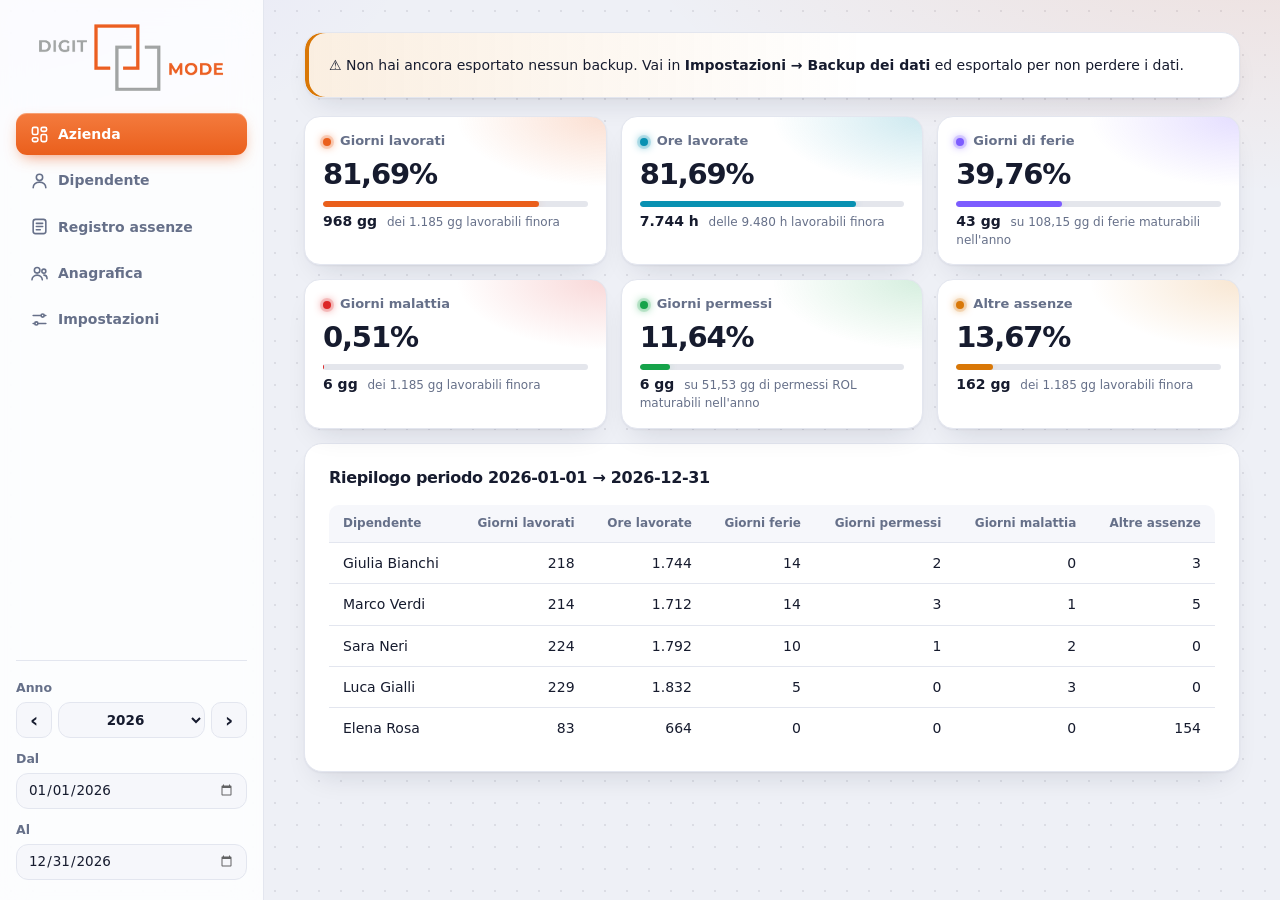
<file: index.html>
<!DOCTYPE html>
<html lang="it"><head><meta charset="utf-8">
<meta name="viewport" content="width=device-width, initial-scale=1, viewport-fit=cover">
<meta name="color-scheme" content="light dark"><meta name="theme-color" content="#ea5f1c">
<meta name="mobile-web-app-capable" content="yes"><meta name="apple-mobile-web-app-capable" content="yes"><meta name="apple-mobile-web-app-title" content="Presenze"><meta name="format-detection" content="telephone=no">
<title>Digitmode – Presenze</title>
<script>(function(){function show(m){var a=document.getElementById('app');if(!a)return document.addEventListener('DOMContentLoaded',function(){show(m)});a.innerHTML='<div class="card warn"><h2>L\'app non riesce a partire</h2><p class="mu"></p></div>';a.querySelector('p').textContent=m}addEventListener('error',function(e){var t=e.target;if(t&&t.tagName){if(t.tagName!=='SCRIPT'&&t.tagName!=='LINK')return;show('Non riesco a caricare "'+String(t.src||t.href).split('/').pop()+'". Tieni index.html, style.css, script.js e logo.png nella stessa cartella con questi nomi esatti, oppure apri Digitmode.html (file unico).')}else show('Errore: '+e.message)},true)})()</script>
<link rel="stylesheet" href="style.css"></head><body>
<header><h1 class="brand"><img src="logo.png" alt="Digitmode"></h1>
<nav><button data-v="az">Azienda</button><button data-v="dip">Dipendente</button><button data-v="reg">Registro assenze</button><button data-v="anag">Anagrafica</button><button data-v="imp">Impostazioni</button></nav>
<div class="row"><div class="yl"><span>Anno</span><div class="ys"><button type="button" id="yp" aria-label="Anno precedente" title="Anno precedente">‹</button><select id="yr" aria-label="Anno"></select><button type="button" id="yn" aria-label="Anno successivo" title="Anno successivo">›</button></div></div><label>Dal<input type="date" id="pf"></label><label>Al<input type="date" id="pt"></label></div></header>
<main id="app"></main>
<noscript><div style="padding:20px;font:16px sans-serif">Per usare l'app serve JavaScript attivo nel browser.</div></noscript>
<div id="print"></div>
<script src="script.js" defer></script></body></html>
</file>
<file: style.css>
:root{--bg:#eef0f6;--card:#fff;--tx:#161b2e;--mu:#667089;--bd:#e3e6ef;--hv:#f6f7fb;--ac:#ea5f1c;--ok:#16a34a;--ko:#dc2626;--vi:#7c5cff;--cy:#0891b2;--am:#d97706;--we:#cdd2e0;--hd:rgba(255,255,255,.82);--dot:rgba(22,27,46,.09);--sh:0 1px 2px rgba(20,27,50,.05),0 14px 30px -14px rgba(20,27,50,.16);--ring:0 0 0 3px rgba(234,95,28,.22);color-scheme:light;box-sizing:border-box;padding-top:env(safe-area-inset-top,0px);padding-bottom:env(safe-area-inset-bottom,0px)}
@media(prefers-color-scheme:dark){:root:not([data-theme="light"]){--bg:#0d111e;--card:#161b2d;--tx:#e9ecf6;--mu:#8d95ab;--bd:#252b40;--hv:#1c2236;--we:#363f5c;--hd:rgba(22,27,45,.82);--dot:rgba(255,255,255,.07);--sh:0 1px 2px rgba(0,0,0,.3),0 14px 30px -14px rgba(0,0,0,.6);color-scheme:dark}}
:root[data-theme="dark"]{--bg:#0d111e;--card:#161b2d;--tx:#e9ecf6;--mu:#8d95ab;--bd:#252b40;--hv:#1c2236;--we:#363f5c;--hd:rgba(22,27,45,.82);--dot:rgba(255,255,255,.07);--sh:0 1px 2px rgba(0,0,0,.3),0 14px 30px -14px rgba(0,0,0,.6);color-scheme:dark}
html{scroll-padding-top:env(safe-area-inset-top,0px)}*{box-sizing:border-box}
::selection{background:rgba(234,95,28,.28)}
body{margin:0;color:var(--tx);font:14px/1.45 Inter,"Segoe UI Variable Text","SF Pro Text",system-ui,-apple-system,"Segoe UI",sans-serif;font-variant-numeric:tabular-nums;-webkit-font-smoothing:antialiased;background:radial-gradient(1000px 420px at 100% -80px,rgba(234,95,28,.12),transparent 65%),radial-gradient(800px 380px at -5% -60px,rgba(124,92,255,.09),transparent 60%),radial-gradient(var(--dot) 1px,transparent 1.2px) 0 0/22px 22px,var(--bg);background-attachment:fixed}
:focus-visible{outline:2px solid var(--ac);outline-offset:2px}

/* header */
header{position:sticky;top:env(safe-area-inset-top,0px);z-index:5;display:flex;flex-wrap:wrap;gap:10px 20px;align-items:center;padding:18px 22px;background:var(--hd);-webkit-backdrop-filter:saturate(1.6) blur(16px);backdrop-filter:saturate(1.6) blur(16px);border-bottom:1px solid var(--bd)}
header::after{content:"";position:absolute;left:0;right:0;bottom:-1px;height:2px;background:linear-gradient(90deg,var(--ac),var(--vi) 55%,var(--cy))}
.brand{display:flex;align-items:center;gap:10px;margin:0;font-size:20px;font-weight:800;letter-spacing:-.03em;cursor:pointer}.brand img{height:68px;width:auto;display:block;margin:-10px 0}
nav{display:flex;gap:2px;flex-wrap:wrap;background:var(--hv);border:1px solid var(--bd);padding:3px;border-radius:13px;margin-right:auto}
nav button{border:0;background:none;color:var(--mu);padding:9px 15px;border-radius:10px;font:inherit;font-weight:600;cursor:pointer;transition:background .18s,color .18s,box-shadow .18s}
nav button:hover{color:var(--tx);background:var(--card)}
nav button.on{background:linear-gradient(180deg,#f47b3e,var(--ac));color:#fff;box-shadow:0 6px 16px -6px rgba(234,95,28,.75),inset 0 1px 0 rgba(255,255,255,.28)}
header .row{gap:10px}header label{flex-direction:row;align-items:center;gap:8px}
main{max-width:1500px;margin:0 auto;padding:20px 22px 40px}

/* card */
.card{background:var(--card);border:1px solid var(--bd);border-radius:16px;padding:16px 18px;margin-bottom:14px;box-shadow:var(--sh)}
h2{font-size:15px;font-weight:750;margin:0 0 12px;letter-spacing:-.015em}
.row{display:flex;flex-wrap:wrap;gap:12px;align-items:flex-end}
.card>.row+h2{margin-top:22px}.card>.row+.row{margin-top:16px}.card>.row+.mu{margin-top:14px}
.mh{justify-content:space-between;align-items:center;margin-bottom:12px}.mh h2{margin:0}.mh label{flex-direction:row;align-items:center;gap:8px}
.rr{display:flex;flex-wrap:wrap;align-items:center;gap:8px 10px;padding:12px 0;border-bottom:1px solid var(--bd)}.rr:first-of-type{padding-top:4px}
.rr>b{width:92px;font-weight:650}.rr>span{color:var(--mu);font-size:13px}.rr .sep{margin-left:14px;font-weight:600}.rr .mu{margin:0 0 0 8px;color:var(--tx);font-weight:650}
.rr+h2{margin-top:22px}
@media(min-width:701px){.rr{display:grid;grid-template-columns:120px 92px 56px 88px 92px 40px 1fr;gap:0 10px}.rr .sep{margin-left:0}.rr>b{width:auto;white-space:nowrap}}
.warn{border-left:4px solid var(--am);background:linear-gradient(90deg,rgba(217,119,6,.12),transparent 60%),var(--card)}

/* form */
label{display:flex;flex-direction:column;gap:5px;font-size:12.5px;font-weight:600;color:var(--mu)}
input,select{height:36px;padding:0 11px;border:1px solid var(--bd);border-radius:10px;background:var(--hv);color:var(--tx);font:inherit;font-size:13.5px;font-weight:500;font-variant-numeric:tabular-nums;transition:border-color .15s,box-shadow .15s,background .15s}
input:hover,select:hover{border-color:#c9cedd}
input:focus,select:focus{outline:0;border-color:var(--ac);box-shadow:var(--ring);background:var(--card)}
input[type=date]::-webkit-calendar-picker-indicator{cursor:pointer;opacity:.6}
input[type=file]{height:auto;padding:5px;max-width:100%}
input[type=file]::file-selector-button{margin-right:10px;border:0;border-radius:7px;padding:6px 12px;background:var(--mu);color:#fff;font:inherit;font-weight:600;cursor:pointer}
.form{display:grid;gap:10px}.form input{width:100%}.form .btn{justify-self:start;margin-top:4px}

/* buttons */
.btn{background:linear-gradient(180deg,#f47b3e,var(--ac));color:#fff;border:0;height:36px;padding:0 18px;border-radius:10px;font:inherit;font-weight:650;cursor:pointer;box-shadow:0 8px 18px -8px rgba(234,95,28,.8),inset 0 1px 0 rgba(255,255,255,.28);transition:transform .15s,box-shadow .15s,filter .15s}
.btn:hover{filter:brightness(1.07);transform:translateY(-1px);box-shadow:0 12px 22px -8px rgba(234,95,28,.85),inset 0 1px 0 rgba(255,255,255,.28)}
.btn:active{transform:none;filter:brightness(.96)}
.btn.g{background:none;color:var(--ko);height:auto;padding:4px 10px;box-shadow:none;font-weight:600}
.btn.g:hover{background:rgba(220,38,38,.1);filter:none;transform:none;box-shadow:none}

/* tables */
.tw{overflow-x:auto;scrollbar-width:thin}table{width:100%;border-collapse:collapse}
th,td{padding:10px 14px;text-align:right;border-bottom:1px solid var(--bd);white-space:nowrap}
th:first-child,td:first-child{text-align:left}
th{font-size:12px;color:var(--mu);font-weight:650;background:var(--hv)}
th:first-child{border-top-left-radius:10px}th:last-child{border-top-right-radius:10px}
tr:hover td{background:var(--hv)}tr:last-child td{border-bottom:0}
.neg{color:var(--ko);font-weight:650}.pos{color:var(--ok);font-weight:650}.mu{color:var(--mu);font-size:12.5px;margin:8px 0 0}

/* indicatori */
.kp{display:grid;grid-template-columns:repeat(auto-fit,minmax(190px,1fr));gap:14px;margin-bottom:14px}
.kp div{--k:var(--ac);--kg:rgba(234,95,28,.2);background:radial-gradient(150px 70px at 100% 0,var(--kg),transparent),var(--card);border:1px solid var(--bd);border-radius:16px;padding:14px 18px 16px;box-shadow:var(--sh)}
.kp div:nth-child(2){--k:var(--cy);--kg:rgba(8,145,178,.2)}.kp div:nth-child(3){--k:var(--vi);--kg:rgba(124,92,255,.2)}.kp div:nth-child(4){--k:var(--ko);--kg:rgba(220,38,38,.18)}.kp div:nth-child(5){--k:var(--ok);--kg:rgba(22,163,74,.18)}
.kp span{display:flex;align-items:center;gap:9px;font-size:12.5px;font-weight:600;color:var(--mu)}
.kp span::before{content:"";width:8px;height:8px;border-radius:50%;background:var(--k);box-shadow:0 0 0 3px var(--kg),0 0 10px var(--k)}
.kp b{display:block;margin-top:8px;font-size:32px;font-weight:750;line-height:1.1;letter-spacing:-.035em}

/* stati presenza */
.c-P{--c:#16a34a}.c-F{--c:#7c5cff}.c-R,.c-X{--c:#0891b2}.c-M{--c:#dc2626}.c-MA,.c-L,.c-I,.c-A{--c:#d97706}.c-H{--c:#db2777}
.c-P,.c-F,.c-R,.c-X,.c-M,.c-MA,.c-L,.c-I,.c-A,.c-H{color:#fff;background:var(--c);box-shadow:inset 0 1px 0 rgba(255,255,255,.22),0 2px 6px -2px var(--c)}
.lg{display:flex;flex-wrap:wrap;gap:8px;font-size:12px;font-weight:600;margin-bottom:6px}.lg span{padding:3px 11px;border-radius:99px}

/* quadro annuale */
.gr{border-collapse:separate;border-spacing:3px;margin-top:8px}
.gr th,.gr td{padding:0;min-width:27px;height:27px;text-align:center;font-size:11px;font-weight:700;border:0;border-radius:8px;background:none}
.gr th{height:auto;padding:4px 0;border-radius:0;color:var(--mu)}
.gr td:first-child,.gr th:first-child{text-align:left;padding:0 12px 0 4px;position:sticky;left:0;z-index:1;background:var(--card);white-space:nowrap;font-size:12.5px;font-weight:650;border-radius:0}
.gr td.e{background:var(--hv);box-shadow:inset 0 0 0 1px var(--bd)}
.gr td.we{background:var(--we);box-shadow:inset 0 0 0 1px rgba(22,27,46,.06)}
.gr td.x{background:none}
.gr tr:hover td.e{background:var(--bd)}
.gr td[class^=c-]{cursor:default;color:#fff;background:var(--c);box-shadow:inset 0 1px 0 rgba(255,255,255,.22),0 2px 6px -2px var(--c)}

/* layout */
.two{display:grid;grid-template-columns:minmax(260px,380px) 1fr;gap:14px;align-items:start}.two .card{margin-bottom:0}
#print{display:none}
@media(max-width:800px){.two{grid-template-columns:1fr}}

@media(prefers-reduced-motion:reduce){*{transition:none!important}}
@page{size:A4;margin:0}
@media print{
html,body{background:#fff!important;margin:0}
body>header,body>main{display:none}
#print{display:block;color:#111;font-size:15px;-webkit-print-color-adjust:exact;print-color-adjust:exact}
.pg{box-sizing:border-box;min-height:295mm;padding:14mm 15mm 12mm;display:flex;flex-direction:column;page-break-after:always;break-after:page}
.pg:last-child{page-break-after:auto;break-after:auto}
.ph{display:flex;align-items:center;justify-content:space-between;gap:18px;padding-bottom:16px;margin-bottom:16px;border-bottom:1px solid #e3e6ef}
.ph img{display:block;height:102px;width:auto;margin:-22px 0 -22px -11px;flex:none}
.pt{text-align:right}
.pg h2{margin:0;font-size:21px;letter-spacing:-.02em;color:#161b2e}
.pt .sub{display:inline-block;margin-top:7px;padding:4px 13px;border-radius:99px;background:#fff1e8;color:#c2410c;font-weight:700;font-size:12.5px}
.emp{display:grid;grid-template-columns:1.7fr 1fr 1fr;background:#f6f7fb;border:1px solid #e3e6ef;border-radius:14px;padding:14px 4px 14px 18px;margin-bottom:12px}
.emp>div{display:flex;flex-direction:column;gap:4px}
.emp>div+div{border-left:1px solid #dfe3ee;padding-left:18px}
.emp small{font-size:10px;text-transform:uppercase;letter-spacing:.09em;color:#667089;font-weight:700}
.emp b{font-size:16px;color:#161b2e}
.pk{display:grid;grid-template-columns:repeat(4,1fr);gap:10px;margin-bottom:4px}
.pk>div{border:1px solid #e3e6ef;border-top:3px solid var(--c);border-radius:12px;padding:10px 13px 11px;background:#fff}
.pk small{display:block;font-size:10px;text-transform:uppercase;letter-spacing:.07em;color:#667089;font-weight:700}
.pk b{display:block;margin-top:5px;font-size:23px;letter-spacing:-.03em;color:#161b2e}
.pg h3{display:flex;align-items:center;gap:9px;margin:20px 0 9px;font-size:12.5px;text-transform:uppercase;letter-spacing:.09em;color:#161b2e}
.pg h3::before{content:"";width:4px;height:15px;border-radius:2px;background:#ea5f1c}
.pg table{width:100%;border-collapse:separate;border-spacing:0;table-layout:auto}
.pg th,.pg td{border:0;border-bottom:1px solid #e9ecf4;padding:9px 12px;color:#161b2e;text-align:right;background:none;border-radius:0;white-space:normal;font-size:13px}
.pg th{background:#f1f3f9;color:#667089;font-size:10px;text-transform:uppercase;letter-spacing:.06em;font-weight:700;border-bottom:0}
.pg th:first-child{border-radius:10px 0 0 10px}.pg th:last-child{border-radius:0 10px 10px 0}
.pg th:first-child,.pg td:first-child{text-align:left;white-space:nowrap}
.pg td:first-child{font-weight:600}
.pg tr:last-child td{border-bottom:0}
.pg td b{display:inline-block;padding:2px 10px;border-radius:99px;background:#fff1e8;color:#c2410c}
.dt{display:inline-block;width:9px;height:9px;border-radius:50%;margin-right:9px}
.pg tr.tt td{background:#fff4ed;color:#9a3412;font-weight:700}
.pg tr.tt td:first-child{border-radius:10px 0 0 10px}.pg tr.tt td:last-child{border-radius:0 10px 10px 0}
.pf{margin-top:auto;padding-top:14px;display:flex;justify-content:space-between;border-top:1px solid #e9ecf4;font-size:10.5px;color:#8a93a8}
.pg small{font-size:10px}}
/* tabella Maturazione */
.mtw{border:1px solid var(--bd);border-radius:12px}
.mt{table-layout:fixed;min-width:760px}.mt.md{min-width:720px}
.mt col.c1{width:210px}.mt.md col.c1{width:140px}
.mt th,.mt td{text-align:center;padding:10px 8px;border-radius:0;border-bottom:1px solid var(--bd);border-right:1px solid var(--bd);white-space:normal;background:var(--card)}
.mt th{font-size:12px;font-weight:650;color:var(--mu);background:var(--hv)}
.mt .mn,.mt td.mn{text-align:left;padding-left:16px;position:sticky;left:0;z-index:1}
.mt .ge{border-right:2px solid color-mix(in srgb,var(--mu) 35%,var(--card))}
.mt tr>:last-child{border-right:0}.mt tbody tr:last-child>*{border-bottom:0}
.mt .gF{--gc:var(--vi)}.mt .gR{--gc:var(--cy)}.mt .gX{--gc:var(--am)}
.mt thead :is(th.gF,th.gR,th.gX){background:color-mix(in srgb,var(--gc) 10%,var(--card))}
.mt thead tr:first-child :is(th.gF,th.gR,th.gX){color:var(--tx);font-size:13px;box-shadow:inset 0 3px 0 var(--gc)}
.mt td.mn:is(.gF,.gR,.gX){box-shadow:inset 4px 0 0 var(--gc);font-weight:650}
.mt tr.cur td{background:color-mix(in srgb,var(--ac) 12%,var(--card))}.mt tr.fut td{color:var(--mu)}.mt tr.fut td.pos,.mt tr.fut td.neg{opacity:.75}
.mt tr.r0 td,.mt tr.tt td{background:var(--hv);color:var(--mu)}.mt tr.tt td{border-top:2px solid var(--bd)}
.btn.xl{background:linear-gradient(180deg,#26b862,#16a34a);box-shadow:0 8px 18px -8px rgba(22,163,74,.8),inset 0 1px 0 rgba(255,255,255,.28)}.btn.xl:hover{box-shadow:0 12px 22px -8px rgba(22,163,74,.85),inset 0 1px 0 rgba(255,255,255,.28)}

.dl{display:grid;grid-template-columns:1fr;gap:16px}.dlc{display:flex;flex-direction:column;gap:12px}.dlc select{width:100%}.dlc .btn{width:100%;height:40px}.fmt{position:fixed;inset:0;z-index:100;display:flex;align-items:center;justify-content:center;padding:20px;background:rgba(22,27,46,.45);-webkit-backdrop-filter:blur(3px);backdrop-filter:blur(3px)}.fmtb{background:var(--card);color:var(--tx);border:1px solid var(--bd);border-radius:16px;box-shadow:var(--sh);padding:22px;width:100%;max-width:340px;display:flex;flex-direction:column;gap:12px;text-align:center}.fmtb h4{margin:0;font-size:17px}.fmtb p{margin:0;color:var(--mu)}.fmtr{display:grid;grid-template-columns:1fr 1fr;gap:10px}.fmtb .btn{width:100%;height:42px;margin:0}.fmtb .btn.c{background:none;box-shadow:none;color:var(--mu);height:auto;padding:6px}@media print{.fmt{display:none!important}}
@media(max-width:640px){.dl{grid-template-columns:1fr}}

/* ===== MOBILE / TOUCH ===== */
html{-webkit-text-size-adjust:100%;text-size-adjust:100%}
body{-webkit-tap-highlight-color:transparent}
button,select,input,label{touch-action:manipulation}
.tw{-webkit-overflow-scrolling:touch;overscroll-behavior-x:contain}
@media(hover:none){.btn:hover{transform:none;filter:none}nav button:not(.on):hover{background:none;color:var(--mu)}.btn.g:hover{background:none}tr:hover td{background:none}}
@media screen and (max-height:500px){header{position:relative;top:auto}.brand img{height:40px;margin:0}}
@media screen and (max-width:700px){
:root{padding-left:env(safe-area-inset-left,0px);padding-right:env(safe-area-inset-right,0px)}
header{position:relative;top:auto;padding:10px 12px 12px;gap:8px;-webkit-backdrop-filter:none;backdrop-filter:none}
.brand img{height:36px;margin:0}
header{display:grid;grid-template-columns:minmax(0,1fr) minmax(0,1fr);gap:8px;align-items:end}
header .brand{align-self:center;justify-self:center;min-width:0}header .row{display:contents}
header label{flex-direction:column;align-items:stretch;gap:3px;min-width:0}
header input,header select{width:100%;min-width:0}
main{padding:12px 12px calc(88px + env(safe-area-inset-bottom,0px))}
/* barra di navigazione in basso */
nav{position:fixed;left:0;right:0;bottom:0;z-index:30;display:grid;grid-template-columns:repeat(5,1fr);gap:2px;width:auto;margin:0;border-radius:0;border-width:1px 0 0;overflow:visible;background:var(--card);padding:6px calc(6px + env(safe-area-inset-right,0px)) calc(6px + env(safe-area-inset-bottom,0px)) calc(6px + env(safe-area-inset-left,0px));box-shadow:0 -6px 20px -10px rgba(20,27,50,.28)}
nav button{display:flex;flex-direction:column;align-items:center;justify-content:center;gap:3px;min-width:0;padding:7px 0;font-size:10.5px;letter-spacing:-.02em;border-radius:12px;white-space:nowrap}
nav button::before{font-size:19px;line-height:1}
nav button[data-v=az]::before{content:"\1F3E2"}nav button[data-v=dip]::before{content:"\1F464"}nav button[data-v=reg]::before{content:"\1F4DD"}nav button[data-v=anag]::before{content:"\1F465"}nav button[data-v=imp]::before{content:"\2699\FE0F"}
/* campi e pulsanti a misura di dito (16px evita lo zoom automatico su iPhone) */
input,select{height:44px;font-size:16px;border-radius:12px}
input[type=date]{min-width:0;max-width:100%}
input[type=file]{height:auto;font-size:14px;width:100%}
.btn{height:44px;font-size:15px}.btn.g{height:auto;min-height:40px;padding:8px 12px}
.card{padding:14px;border-radius:14px}
.card.row>label,.card>.row:not(.mh)>label{flex:1 1 calc(50% - 6px);min-width:0}
.card.row>label,.card>.row:not(.mh)>label:nth-child(-n+2){flex-basis:100%}
.card.row select,.card>.row input,.card>.row select{width:100%!important}
.card>.row>.btn{flex:1 1 100%}.form .btn{justify-self:stretch}
.mh label{flex:0 1 55%}.mh select{width:100%}
/* indicatori */
.kp{grid-template-columns:1fr 1fr;gap:10px}.kp div{padding:12px 14px}.kp b{font-size:24px}.kp span{font-size:12px}.kp div:nth-child(5):last-child{grid-column:1/-1}
/* tabelle */
th,td{padding:9px 10px}
.mt{min-width:620px}.mt.md{min-width:640px}.mt col.c1,.mt.md col.c1{width:104px}
.mt th,.mt td{padding:9px 5px;font-size:12.5px}.mt .mn,.mt td.mn{padding-left:8px}
.rr>b{width:100%}
/* elenchi a schede (Azienda, Anagrafica) */
.rs,.rs tbody,.rs tr,.rs td{display:block;width:100%}
.rs tr:first-child{display:none}
.rs tr{border:1px solid var(--bd);border-radius:12px;padding:6px 12px;margin-bottom:10px;background:var(--hv)}
.rs tr:hover td{background:none}
.rs td{display:flex;justify-content:space-between;align-items:center;gap:12px;text-align:right;padding:7px 0;border:0;white-space:normal}
.rs td:first-child{font-weight:700;font-size:15px;text-align:left;padding-bottom:8px;margin-bottom:2px;border-bottom:1px solid var(--bd)}
.rs td[data-l]::before{content:attr(data-l);color:var(--mu);font-size:12.5px;font-weight:600;text-align:left}
.rs td.ac{justify-content:flex-end;gap:6px;padding-top:8px}
}

/* ===== MOBILE: uniformità e allineamento ===== */
.nw{white-space:nowrap}
.mtm,.gmob{display:none}
.mb{--gc:var(--vi);border:1px solid var(--bd);border-radius:12px;overflow:hidden;background:var(--card)}
.mb.gR{--gc:var(--cy)}.mb.gX{--gc:var(--am)}
.mb h3{margin:0;padding:11px 14px;font-size:13px;font-weight:700;letter-spacing:-.01em;background:color-mix(in srgb,var(--gc) 10%,var(--card));box-shadow:inset 0 3px 0 var(--gc)}
.mb table{width:100%;table-layout:fixed}.mb col.c1{width:44%}
.mb th,.mb td{text-align:center;padding:10px 6px;font-size:13px;border-radius:0;border-bottom:1px solid var(--bd);white-space:nowrap;background:none}
.mb th{font-size:11.5px;background:var(--hv)}
.mb th:first-child,.mb td:first-child{text-align:left;padding-left:14px}
.mb tbody tr:last-child td{border-bottom:0}
.mb tr.cur td{background:color-mix(in srgb,var(--ac) 12%,var(--card))}.mb tr.fut td{color:var(--mu)}.mb tr.fut td.pos,.mb tr.fut td.neg{opacity:.75}
.mb tr.r0 td,.mb tr.tt td{background:var(--hv);color:var(--mu)}.mb tr.tt td{border-top:2px solid var(--bd)}
.mb dl{margin:0}.mb dl>div{display:flex;justify-content:space-between;align-items:center;gap:12px;padding:11px 14px;border-bottom:1px solid var(--bd)}.mb dl>div:last-child{border-bottom:0}
.mb dt{color:var(--mu);font-size:12.5px;font-weight:600}.mb dd{margin:0;font-size:14px;text-align:right}
.mleg{margin:0}

@media screen and (max-width:700px){
/* intestazione */
nav button{font-size:clamp(8.5px,2.6vw,10px);padding:7px 1px}
/* indicatori: stessa altezza, etichetta in alto, valore in basso */
.kp div{display:flex;flex-direction:column;justify-content:space-between;gap:8px}
.kp span{align-items:flex-start;line-height:1.3}.kp span::before{flex:none;margin-top:4px}
.kp b{margin-top:0}
/* filtro Mese nella Maturazione */
.mh{flex-direction:column;align-items:stretch;gap:10px}
.mh label{flex:1 1 auto;flex-direction:column;align-items:stretch;gap:5px}
.mh select{width:100%}
/* Maturazione a blocchi, quadro annuale in verticale */
.mtw.desk,.gdesk{display:none}
.mtm{display:grid;gap:12px}.gmob{display:block}
.gt{width:100%;table-layout:fixed;border-spacing:2px;margin-top:6px}
.gt tr:first-child th:first-child{width:24px}
.gt th{height:auto;min-width:0;padding:2px 0;font-size:9.5px;letter-spacing:-.03em;text-align:center;border-radius:0;background:none;color:var(--mu)}
.gt th:first-child{position:static;width:auto;padding:0;text-align:center;font-size:10px;font-weight:700;background:none}
.gt td{min-width:0;height:22px;font-size:10px;border-radius:6px}
/* legenda uniforme */
.lg{display:grid;grid-template-columns:1fr 1fr;gap:6px}.lg span{text-align:center;padding:5px 8px}.lg span:last-child:nth-child(odd){grid-column:1/-1}
/* download PDF / Excel */
.dl{gap:16px}
/* elenco voci */
.lv{table-layout:fixed}
.lv th,.lv td{padding:10px 6px;font-size:13px}
.lv th:first-child,.lv td:first-child{width:92px;padding-left:2px}
.lv th:nth-child(2),.lv td:nth-child(2){text-align:left;padding-left:10px}
.lv th:nth-child(3),.lv td:nth-child(3){width:42px}
.lv th:nth-child(4),.lv td:nth-child(4){width:128px;text-align:right;padding:4px 0;white-space:nowrap}
.lv .btn.g{min-height:40px;min-width:40px;padding:0}
.lv .btn.g.mod{min-width:0;padding:0 12px;margin-right:6px}
/* anagrafica: pulsanti uguali */
.rs td.ac{display:grid;grid-template-columns:1fr 1fr;gap:8px;padding-top:10px}
.rs td.ac .btn.g{width:100%;height:44px;min-height:0;padding:0;border:1px solid var(--bd);background:var(--card)}
.rs td.ac .btn.g[data-e]{color:var(--tx)}
/* impostazioni: regole in griglia */
.rr{display:grid;grid-template-columns:minmax(0,1fr) 48px minmax(0,1fr) 48px;gap:8px;align-items:center}
.rr>b{grid-column:1/3;grid-row:1;width:auto}
.rr>.sep{grid-column:3/5;grid-row:1;margin:0;color:var(--mu);font-weight:600}
.rr>input:nth-of-type(1){grid-column:1;grid-row:2}.rr>span:nth-of-type(1){grid-column:2;grid-row:2}
.rr>input:nth-of-type(2){grid-column:3;grid-row:2}.rr>span:nth-of-type(3){grid-column:4;grid-row:2}
.rr>.mu{grid-column:3/5;grid-row:3;margin:0}
.rr input{width:100%!important}
}

.warn{border-left:1px solid var(--bd);box-shadow:inset 4px 0 0 var(--am),var(--sh)}
@media screen and (max-width:700px){
.rr+.row{margin-top:16px}.rr:has(+.row){border-bottom:0;padding-bottom:0}
}

.mt.my{min-width:820px}.mt.my col.c1{width:120px}

/* toast di conferma salvataggio */
#toast{position:fixed;left:50%;bottom:calc(20px + env(safe-area-inset-bottom,0px));transform:translate(-50%,24px);opacity:0;pointer-events:none;z-index:99;padding:11px 20px;border-radius:12px;font-weight:650;font-size:14px;color:#fff;background:var(--ok);box-shadow:0 10px 28px -8px rgba(22,163,74,.7);transition:opacity .2s,transform .2s;max-width:calc(100% - 32px);text-align:center}
#toast.err{background:var(--ko);box-shadow:0 10px 28px -8px rgba(220,38,38,.7)}
#toast.warn{background:#f97316;box-shadow:0 10px 28px -8px rgba(249,115,22,.7)}
#toast.show{opacity:1;transform:translate(-50%,0)}
@media print{#toast{display:none}}
.gmob .tw{overflow-x:auto}.gmob .gt{min-width:440px}
input[type=number]:invalid{outline:2px solid var(--ko)}

/* ===== DESIGN v2: barra laterale, forme morbide, colori originali ===== */
h2{font-size:16px;font-weight:700;letter-spacing:-.02em}
/* navigazione con icone */
nav button[data-v=az]{--i:url("data:image/svg+xml,%3Csvg xmlns='http://www.w3.org/2000/svg' viewBox='0 0 24 24' fill='none' stroke='black' stroke-width='2' stroke-linecap='round' stroke-linejoin='round'%3E%3Crect x='3' y='3' width='7' height='9' rx='2'/%3E%3Crect x='14' y='3' width='7' height='5' rx='2'/%3E%3Crect x='14' y='12' width='7' height='9' rx='2'/%3E%3Crect x='3' y='16' width='7' height='5' rx='2'/%3E%3C/svg%3E")}
nav button[data-v=dip]{--i:url("data:image/svg+xml,%3Csvg xmlns='http://www.w3.org/2000/svg' viewBox='0 0 24 24' fill='none' stroke='black' stroke-width='2' stroke-linecap='round' stroke-linejoin='round'%3E%3Ccircle cx='12' cy='8' r='4'/%3E%3Cpath d='M4 21c0-4 3.6-7 8-7s8 3 8 7'/%3E%3C/svg%3E")}
nav button[data-v=reg]{--i:url("data:image/svg+xml,%3Csvg xmlns='http://www.w3.org/2000/svg' viewBox='0 0 24 24' fill='none' stroke='black' stroke-width='2' stroke-linecap='round' stroke-linejoin='round'%3E%3Crect x='4' y='3' width='16' height='18' rx='3'/%3E%3Cpath d='M8 8h8M8 12h8M8 16h5'/%3E%3C/svg%3E")}
nav button[data-v=anag]{--i:url("data:image/svg+xml,%3Csvg xmlns='http://www.w3.org/2000/svg' viewBox='0 0 24 24' fill='none' stroke='black' stroke-width='2' stroke-linecap='round' stroke-linejoin='round'%3E%3Ccircle cx='9' cy='8' r='3.5'/%3E%3Cpath d='M2.5 20c0-3.3 2.9-6 6.5-6s6.5 2.7 6.5 6'/%3E%3Ccircle cx='17.5' cy='9' r='2.5'/%3E%3Cpath d='M17.5 14c2.4 0 4 1.8 4 4.5'/%3E%3C/svg%3E")}
nav button[data-v=imp]{--i:url("data:image/svg+xml,%3Csvg xmlns='http://www.w3.org/2000/svg' viewBox='0 0 24 24' fill='none' stroke='black' stroke-width='2' stroke-linecap='round' stroke-linejoin='round'%3E%3Cpath d='M4 7h10M18 7h2M4 17h2M10 17h10'/%3E%3Ccircle cx='16' cy='7' r='2'/%3E%3Ccircle cx='8' cy='17' r='2'/%3E%3C/svg%3E")}
nav button[data-v]{display:flex;align-items:center;gap:9px}
nav button[data-v]::before{content:"";flex:none;width:19px;height:19px;font-size:0;background:currentColor;-webkit-mask:var(--i) center/contain no-repeat;mask:var(--i) center/contain no-repeat}
header::after{display:none}
nav{border-radius:14px}
nav button{border-radius:11px}
/* forme */
.card,.kp div{border-radius:18px}
.kp{gap:16px}
input,select{border-radius:12px}
.btn{border-radius:12px}
.mtw{border-radius:14px}
.mt th,.mt td{border-right-color:transparent}
.gr th,.gr td{border-radius:7px}
.gr td.e,.gr td.we{box-shadow:none}
.gr td[class^=c-],.c-P,.c-F,.c-R,.c-X,.c-M,.c-MA,.c-L,.c-I,.c-A,.c-H{box-shadow:none}
.lg span{padding:4px 12px}
@media(min-width:701px){
.brand img{height:46px;margin:0}
header{padding:14px 22px}
.card{padding:22px 24px;margin-bottom:18px}
h2{margin-bottom:16px}
.kp div{padding:18px 20px 20px}.kp b{font-size:34px;letter-spacing:-.04em}
}
/* barra laterale su schermi larghi: il logo ha la stessa larghezza del menu */
@media screen and (min-width:1024px){
header{position:fixed;inset:0 auto 0 0;width:264px;flex-direction:column;flex-wrap:nowrap;align-items:stretch;gap:22px;padding:24px 16px 20px;overflow-y:auto;border-bottom:0;border-right:1px solid var(--bd)}
.brand{display:block;width:80%;margin:0 auto;aspect-ratio:281/102;overflow:hidden}
.brand img{display:block;max-width:none;width:113.88%;height:auto;margin:-13.88% 0 0 -7.12%}
nav{flex-direction:column;background:none;border:0;padding:0;gap:4px;margin:0}
nav button{padding:11px 14px;gap:12px;text-align:left}
header .row{flex-direction:column;align-items:stretch;gap:12px;margin-top:auto;padding-top:18px;border-top:1px solid var(--bd)}
header label{flex-direction:column;align-items:stretch;gap:5px}
header input,header select{width:100%}
main{margin:0 0 0 264px;max-width:1640px;padding:32px 40px 56px}
}
@media screen and (max-width:700px){
nav button[data-v]{gap:3px}
nav button[data-v]::before{width:22px;height:22px}
}

.rs tr.tot td{font-weight:700;background:var(--hv);border-top:2px solid var(--bd)}@media(max-width:720px){.rs tr.tot td:first-child{font-size:14px}}

/* selettore anno con frecce */
.yl{display:flex;flex-direction:column;gap:5px;font-size:12.5px;font-weight:600;color:var(--mu);min-width:0}
.ys{display:flex;align-items:stretch;gap:6px}
.ys select{flex:1 1 auto;min-width:0;text-align:center;text-align-last:center;font-weight:700}
.ys button{flex:0 0 auto;width:36px;height:36px;padding:0;border:1px solid var(--bd);border-radius:10px;background:var(--hv);color:var(--tx);font:inherit;font-size:20px;line-height:1;font-weight:700;cursor:pointer;transition:background .15s,border-color .15s,opacity .15s}
.ys button:hover:not(:disabled){background:var(--card);border-color:var(--ac)}
.ys button:disabled{opacity:.35;cursor:default}
@media screen and (max-width:700px){header .yl{gap:3px}.ys button{width:44px;height:44px;border-radius:12px}}

.kp div{justify-content:flex-start}
.kp em.pc{display:block;height:6px;border-radius:99px;background:rgba(120,130,160,.2);overflow:hidden;margin:16px 0 0;font-style:normal}
.kp em.pc i{display:block;height:100%;border-radius:99px;background:var(--k);box-shadow:0 0 8px var(--kg);transition:width .4s}
.kp small{display:block;margin-top:4px;min-height:4.2em;font-size:11.5px;line-height:1.4;color:var(--mu);font-weight:500}
.kp small strong{display:block;margin-bottom:1px;color:var(--tx);font-weight:750;font-size:14px}
.kp div:nth-child(6){--k:#d97706;--kg:rgba(217,119,6,.18)}
.kp.k3{grid-template-columns:repeat(3,1fr)}
@media screen and (max-width:900px){.kp.k3{grid-template-columns:1fr 1fr}}
.kp.kd{gap:14px;margin-bottom:14px}
.kp.kd div{padding:15px 18px 16px;gap:5px;border-radius:16px}
.kp.kd span{font-size:13px}
.kp.kd b{font-size:29px}
.kp.kd em.pc{height:6px;margin-top:10px}
.kp.kd small{min-height:0;margin-top:5px;font-size:12px;line-height:1.4}
.kp.kd small strong{display:inline;margin:0 6px 0 0;font-size:14px}
.mt tr.tt td,.mb tr.tt td{background:color-mix(in srgb,var(--ac) 7.5%,var(--card));color:var(--tx);font-weight:800;font-size:13.5px;border-top:2px solid color-mix(in srgb,var(--ac) 50%,var(--card))}
.mt tr.tt td b,.mb tr.tt td b{font-weight:800}
.mt tr.tt td.pos,.mb tr.tt td.pos{color:var(--ok)}.mt tr.tt td.neg,.mb tr.tt td.neg{color:var(--ko)}
.card tr.tot td{background:color-mix(in srgb,var(--cy) 7.5%,var(--card));color:var(--tx);font-weight:800;font-size:14px;border-top:2px solid color-mix(in srgb,var(--cy) 50%,var(--card))}
.card .rs tr.tot td{background:color-mix(in srgb,var(--vi) 7.5%,var(--card));border-top:2px solid color-mix(in srgb,var(--vi) 50%,var(--card))}
.card tr.tot td b{font-weight:800}
</file>
